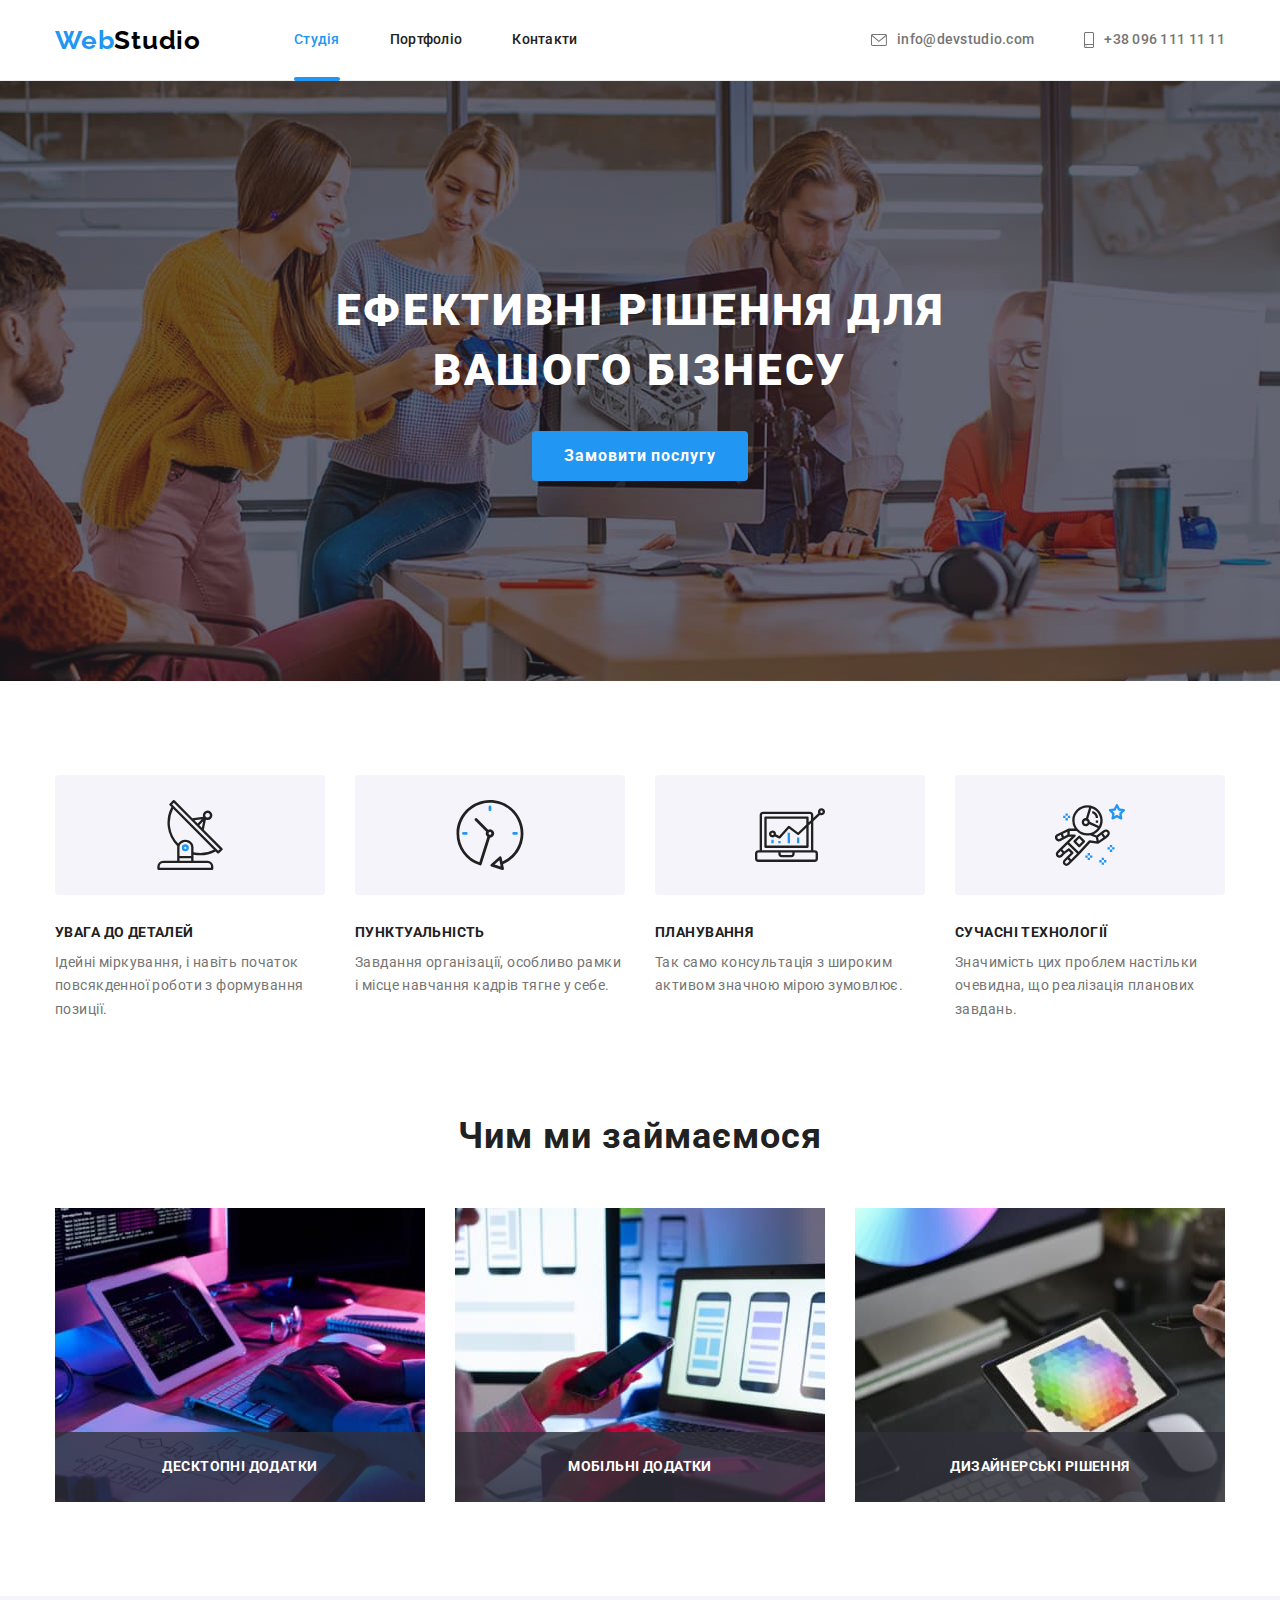
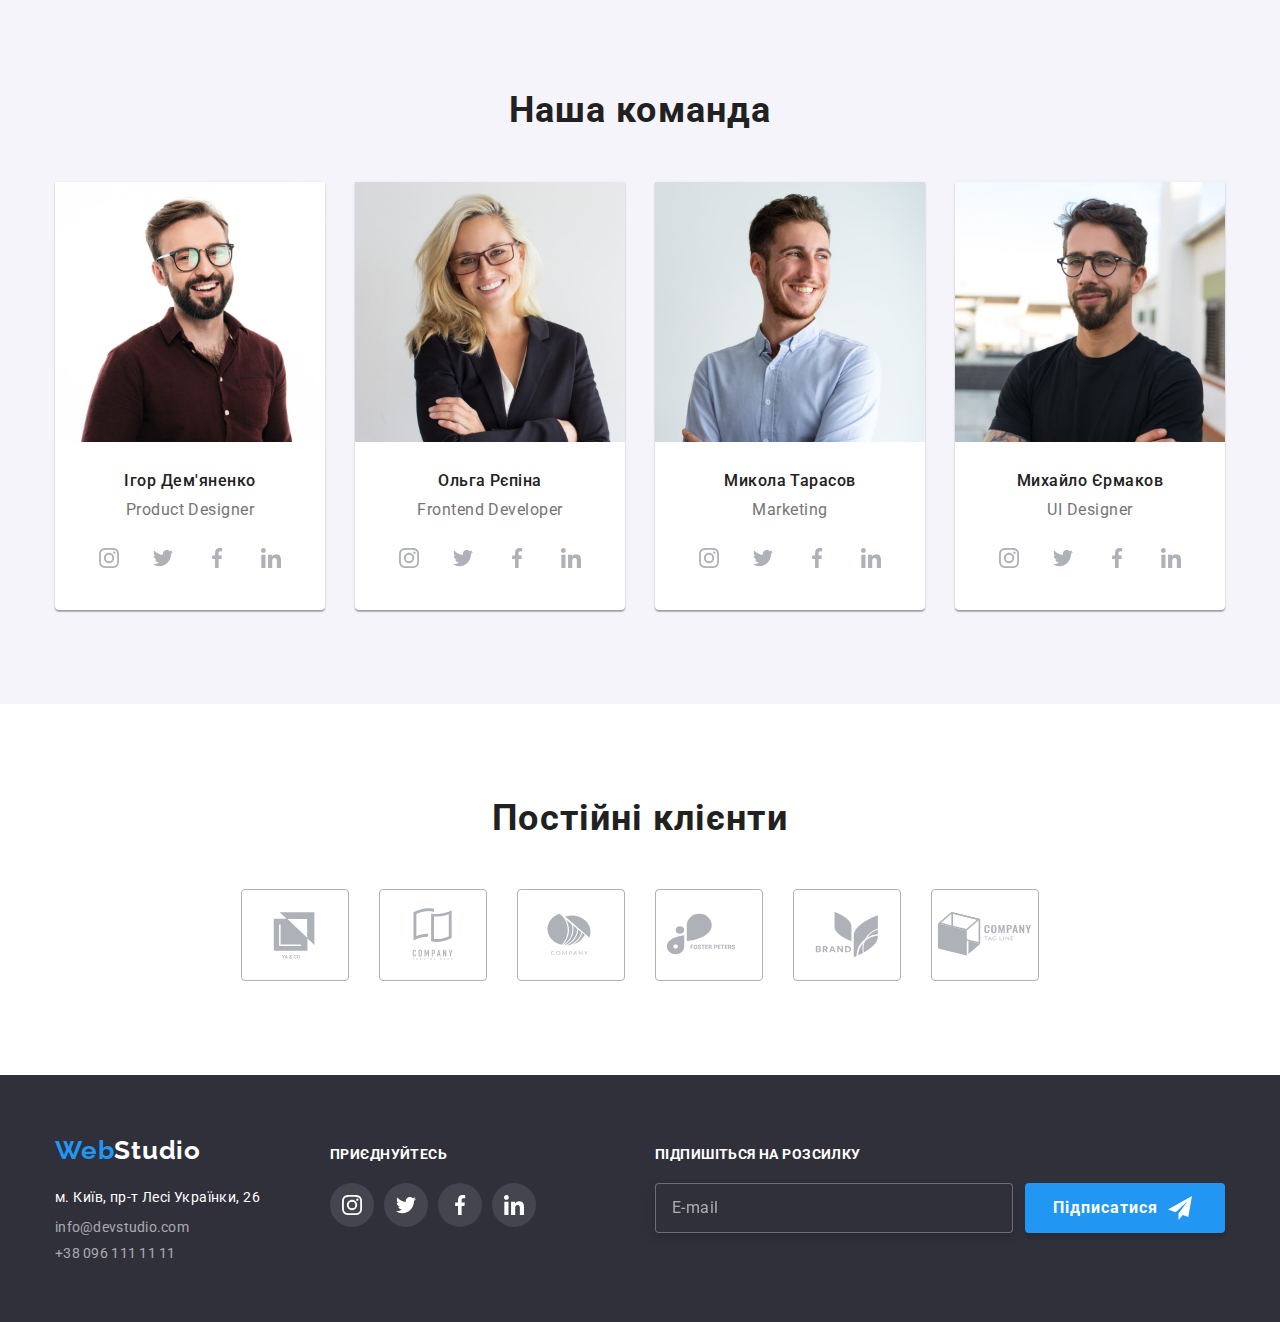
<file: index.html>
<!DOCTYPE html>
<html lang="uk">
  <head>
    <meta charset="UTF-8" />
    <meta http-equiv="X-UA-Compatible" content="IE=edge" />
    <meta name="viewport" content="width=device-width, initial-scale=1.0" />
    <title>Студія</title>
    <link rel="preconnect" href="https://fonts.googleapis.com" />
    <link rel="preconnect" href="https://fonts.gstatic.com" crossorigin />
    <link
      href="https://fonts.googleapis.com/css2?family=Raleway:wght@700&family=Roboto:wght@400;500;700;900&display=swap"
      rel="stylesheet"
    />
    <link
      rel="stylesheet"
      href="https://cdnjs.cloudflare.com/ajax/libs/modern-normalize/1.1.0/modern-normalize.min.css"
    />
    <link rel="stylesheet" href="./css/styles.css" />
  </head>
  <body class="page">
    <header class="page-header">
      <div class="container">
        <div class="header-container">
          <nav class="header-nav">
            <a href="./index.html" class="logo link">Web<span class="logo-black">Studio</span></a>
            <ul class="site-nav list">
              <li class="site-nav-item">
                <a href="./index.html" class="site-nav-link current">Студія</a>
              </li>
              <li class="site-nav-item">
                <a href="./portfolio.html" class="site-nav-link">Портфоліо</a>
              </li>
              <li class="site-nav-item">
                <a href="" class="site-nav-link">Контакти</a>
              </li>
            </ul>
          </nav>
          <ul class="contact list">
            <li class="contact-item">
              <a href="mailto:info@devstudio.com" class="contact-link">
                <svg class="contact-icon" width="16px" height="12px">
                  <use href="./images/icons.svg#icon-envelope"></use>
                </svg>
                info@devstudio.com
              </a>
            </li>
            <li class="contact-item">
              <a href="tel:+380961111111" class="contact-link">
                <svg class="contact-icon" width="10px" height="16px">
                  <use href="./images/icons.svg#icon-smartphone"></use>
                </svg>
                +38 096 111 11 11</a
              >
            </li>
          </ul>
        </div>
      </div>
    </header>
    <main>
      <section class="section-hero">
        <div class="container">
          <h1 class="hero-title">Ефективні рішення для вашого бізнесу</h1>
          <button type="button" class="button-primary" data-modal-open>Замовити послугу</button>
        </div>
      </section>
      <section class="section">
        <div class="container">
          <h2 class="visually-hidden">Наші переваги</h2>
          <ul class="list preferecces-list">
            <li class="preferences-item">
              <div class="preferences-item-img">
                <svg width="70" height="70">
                  <use href="./images/icons.svg#icon-antenna"></use>
                </svg>
              </div>
              <h3 class="preferences-title">Увага до деталей</h3>
              <p class="preferences-text">
                Ідейні міркування, і навіть початок повсякденної роботи з формування позиції.
              </p>
            </li>
            <li class="preferences-item">
              <div class="preferences-item-img">
                <svg width="70" height="70">
                  <use href="./images/icons.svg#icon-clock"></use>
                </svg>
              </div>
              <h3 class="preferences-title">Пунктуальність</h3>
              <p class="preferences-text">
                Завдання організації, особливо рамки і місце навчання кадрів тягне у себе.
              </p>
            </li>
            <li class="preferences-item">
              <div class="preferences-item-img">
                <svg width="70" height="70">
                  <use href="./images/icons.svg#icon-diagram"></use>
                </svg>
              </div>
              <h3 class="preferences-title">Планування</h3>
              <p class="preferences-text">
                Так само консультація з широким активом значною мірою зумовлює.
              </p>
            </li>
            <li class="preferences-item">
              <div class="preferences-item-img">
                <svg width="70" height="70">
                  <use href="./images/icons.svg#icon-astronaut"></use>
                </svg>
              </div>
              <h3 class="preferences-title">Сучасні технології</h3>
              <p class="preferences-text">
                Значимість цих проблем настільки очевидна, що реалізація планових завдань.
              </p>
            </li>
          </ul>
        </div>
      </section>
      <section class="section section-work">
        <div class="container">
          <h2 class="work-header">Чим ми займаємося</h2>
          <ul class="list list-work">
            <li class="work-item">
              <h3 class="work-item-title">Десктопні додатки</h3>
              <img
                src="./images/writting_code.jpg"
                alt="Руки друкують код на клавіатурі з планшетом"
                width="370"
              />
            </li>
            <li class="work-item">
              <h3 class="work-item-title">Мобільні додатки</h3>
              <img
                src="./images/design_layout.jpg"
                alt="Вибір дизайну макета для смартфона"
                width="370"
              />
            </li>
            <li class="work-item">
              <h3 class="work-item-title">Дизайнерські рішення</h3>
              <img src="./images/color_choice.jpg" alt="Вибір кольору на планшеті" width="370" />
            </li>
          </ul>
        </div>
      </section>
      <section class="section section-team">
        <div class="container">
          <h2 class="team-header">Наша команда</h2>
          <ul class="list team-list">
            <li class="team-item">
              <img
                class="image-team"
                src="./images/product_designer.jpg"
                alt="Дизайнер продукту"
                width="270"
              />
              <div class="team-content">
                <h3 class="team-title">Ігор Дем'яненко</h3>
                <p class="team-text" lang="en">Product Designer</p>
                <ul class="list team-social-list">
                  <li class="team-social-item">
                    <a class="link team-social-link" href=""
                      ><svg width="20" height="20">
                        <use href="./images/icons.svg#icon-instagram"></use>
                      </svg>
                    </a>
                  </li>
                  <li class="team-social-item">
                    <a class="link team-social-link" href="">
                      <svg width="20" height="20">
                        <use href="./images/icons.svg#icon-twitter"></use>
                      </svg>
                    </a>
                  </li>
                  <li class="team-social-item">
                    <a class="link team-social-link" href="">
                      <svg width="20" height="20">
                        <use href="./images/icons.svg#icon-facebook"></use>
                      </svg>
                    </a>
                  </li>
                  <li class="team-social-item">
                    <a class="link team-social-link" href="">
                      <svg width="20" height="20">
                        <use href="./images/icons.svg#icon-linkedin"></use>
                      </svg>
                    </a>
                  </li>
                </ul>
              </div>
            </li>
            <li class="team-item">
              <img
                class="image-team"
                src="./images/frontend_developer.jpg"
                alt="Фронтенд розробник"
                width="270"
              />
              <div class="team-content">
                <h3 class="team-title">Ольга Рєпіна</h3>
                <p class="team-text" lang="en">Frontend Developer</p>
                <ul class="list team-social-list">
                  <li class="team-social-item">
                    <a class="link team-social-link" href=""
                      ><svg width="20" height="20">
                        <use href="./images/icons.svg#icon-instagram"></use>
                      </svg>
                    </a>
                  </li>
                  <li class="team-social-item">
                    <a class="link team-social-link" href="">
                      <svg width="20" height="20">
                        <use href="./images/icons.svg#icon-twitter"></use>
                      </svg>
                    </a>
                  </li>
                  <li class="team-social-item">
                    <a class="link team-social-link" href="">
                      <svg width="20" height="20">
                        <use href="./images/icons.svg#icon-facebook"></use>
                      </svg>
                    </a>
                  </li>
                  <li class="team-social-item">
                    <a class="link team-social-link" href="">
                      <svg width="20" height="20">
                        <use href="./images/icons.svg#icon-linkedin"></use>
                      </svg>
                    </a>
                  </li>
                </ul>
              </div>
            </li>
            <li class="team-item">
              <img class="image-team" src="./images/marketing.jpg" alt="Маркетолог" width="270" />
              <div class="team-content">
                <h3 class="team-title">Микола Тарасов</h3>
                <p class="team-text" lang="en">Marketing</p>
                <ul class="list team-social-list">
                  <li class="team-social-item">
                    <a class="link team-social-link" href=""
                      ><svg width="20" height="20">
                        <use href="./images/icons.svg#icon-instagram"></use>
                      </svg>
                    </a>
                  </li>
                  <li class="team-social-item">
                    <a class="link team-social-link" href="">
                      <svg width="20" height="20">
                        <use href="./images/icons.svg#icon-twitter"></use>
                      </svg>
                    </a>
                  </li>
                  <li class="team-social-item">
                    <a class="link team-social-link" href="">
                      <svg width="20" height="20">
                        <use href="./images/icons.svg#icon-facebook"></use>
                      </svg>
                    </a>
                  </li>
                  <li class="team-social-item">
                    <a class="link team-social-link" href="">
                      <svg width="20" height="20">
                        <use href="./images/icons.svg#icon-linkedin"></use>
                      </svg>
                    </a>
                  </li>
                </ul>
              </div>
            </li>
            <li class="team-item">
              <img
                class="image-team"
                src="./images/ui_designer.jpg"
                alt="дизайнер інтерфейсу"
                width="270"
              />
              <div class="team-content">
                <h3 class="team-title">Михайло Єрмаков</h3>
                <p class="team-text" lang="en">UI Designer</p>
                <ul class="list team-social-list">
                  <li class="team-social-item">
                    <a class="link team-social-link" href=""
                      ><svg width="20" height="20">
                        <use href="./images/icons.svg#icon-instagram"></use>
                      </svg>
                    </a>
                  </li>
                  <li class="team-social-item">
                    <a class="link team-social-link" href="">
                      <svg width="20" height="20">
                        <use href="./images/icons.svg#icon-twitter"></use>
                      </svg>
                    </a>
                  </li>
                  <li class="team-social-item">
                    <a class="link team-social-link" href="">
                      <svg width="20" height="20">
                        <use href="./images/icons.svg#icon-facebook"></use>
                      </svg>
                    </a>
                  </li>
                  <li class="team-social-item">
                    <a class="link team-social-link" href="">
                      <svg width="20" height="20">
                        <use href="./images/icons.svg#icon-linkedin"></use>
                      </svg>
                    </a>
                  </li>
                </ul>
              </div>
            </li>
          </ul>
        </div>
      </section>
      <section class="section">
        <div class="container">
          <h2 class="clients-header">Постійні клієнти</h2>
          <ul class="list list-clients">
            <li class="item-clients">
              <a class="link link-clients" href="">
                <svg width="106" height="60">
                  <use href="./images/icons.svg#icon-logo-yaco"></use>
                </svg>
              </a>
            </li>
            <li class="item-clients">
              <a class="link link-clients" href="">
                <svg width="106" height="60">
                  <use href="./images/icons.svg#icon-logo-tag-line-here"></use>
                </svg>
              </a>
            </li>
            <li class="item-clients">
              <a class="link link-clients" href="">
                <svg width="106" height="60">
                  <use href="./images/icons.svg#icon-logo-company"></use>
                </svg>
              </a>
            </li>
            <li class="item-clients">
              <a class="link link-clients" href="">
                <svg width="106" height="60">
                  <use href="./images/icons.svg#icon-logo-foster-peters"></use>
                </svg>
              </a>
            </li>
            <li class="item-clients">
              <a class="link link-clients" href="">
                <svg width="106" height="60">
                  <use href="./images/icons.svg#icon-logo-brand"></use>
                </svg>
              </a>
            </li>
            <li class="item-clients">
              <a class="link link-clients" href="">
                <svg width="106" height="60">
                  <use href="./images/icons.svg#icon-logo-tag-line"></use>
                </svg>
              </a>
            </li>
          </ul>
        </div>
      </section>
    </main>

    <footer class="footer">
      <div class="container footer-container">
        <div class="footer-contact">
          <a href="./index.html" class="logo link logo-footer"
            >Web<span class="logo-white">Studio</span></a
          >
          <address>
            <ul class="list-address">
              <li class="list-address-item">
                <a
                  href="https://bit.ly/3xHQmJ1"
                  target="_blank"
                  rel="noopener noreferrer nofollow"
                  class="address-link"
                  >м. Київ, пр-т Лесі Українки, 26</a
                >
              </li>
              <li class="list-address-item">
                <a href="mailto:info@devstudio.com" class="contact-link-footer"
                  >info@devstudio.com</a
                >
              </li>
              <li class="list-address-item">
                <a href="tel:+380961111111" class="contact-link-footer">+38 096 111 11 11</a>
              </li>
            </ul>
          </address>
        </div>
        <div class="footer-social">
          <p class="footer-header">Приєднуйтесь</p>
          <ul class="list footer-social-list">
            <li class="footer-social-item">
              <a class="link footer-social-link" href=""
                ><svg width="20" height="20">
                  <use href="./images/icons.svg#icon-instagram"></use>
                </svg>
              </a>
            </li>
            <li class="footer-social-item">
              <a class="link footer-social-link" href="">
                <svg width="20" height="20">
                  <use href="./images/icons.svg#icon-twitter"></use>
                </svg>
              </a>
            </li>
            <li class="footer-social-item">
              <a class="link footer-social-link" href="">
                <svg width="20" height="20">
                  <use href="./images/icons.svg#icon-facebook"></use>
                </svg>
              </a>
            </li>
            <li class="footer-social-item">
              <a class="link footer-social-link" href="">
                <svg width="20" height="20">
                  <use href="./images/icons.svg#icon-linkedin"></use>
                </svg>
              </a>
            </li>
          </ul>
        </div>
        <div class="footer-form">
          <p class="footer-form-header">Підпишіться на розсилку</p>
          <form class="footer-form-mail" name="footer-form">
            <input
              class="footer-form-input"
              id="email-name"
              type="email"
              name="email-name"
              placeholder="E-mail"
            />
            <button class="footer-form-button" type="submit">
              Підписатися
              <svg class="icon-footer-form-button" width="24" height="24">
                <use href="./images/icons.svg#icon-send"></use>
              </svg>
            </button>
          </form>
        </div>
      </div>
    </footer>
    <!-- modal -->
    <div class="backdrop is-hidden" data-modal>
      <div class="modal">
        <div class="button-close-style">
          <button type="button" class="button-close" data-modal-close>
            <svg width="11" height="11">
              <use href="./images/icons.svg#icon-close"></use>
            </svg>
          </button>
        </div>
        <h2 class="header-contact-form">Залиште свої дані, ми вам передзвонимо</h2>
        <form name="contact-form">
          <label class="form-label" for="person-name">Ім'я</label>
          <div class="form-control">
            <input class="form-input" id="person-name" type="text" name="person-name" />
            <svg class="form-icon" width="18" height="18">
              <use href="./images/icons.svg#icon-person"></use>
            </svg>
          </div>

          <label class="form-label" for="person-phone">Телефон</label>
          <div class="form-control">
            <input class="form-input" id="person-phone" type="tel" name="person-phone" />
            <svg class="form-icon" width="18" height="18">
              <use href="./images/icons.svg#icon-phone"></use>
            </svg>
          </div>

          <label class="form-label" for="person-mail">Пошта</label>
          <div class="form-control">
            <input class="form-input" id="person-mail" type="email" name="person-mail" />
            <svg class="form-icon" width="18" height="18">
              <use href="./images/icons.svg#icon-mail"></use>
            </svg>
          </div>

          <label class="form-label" for="person-comment">Коментар</label>
          <textarea
            class="form-textarea"
            id="person-comment"
            name="person-comment"
            placeholder="Введіть текст"
          ></textarea>

          <label class="checkbox-label">
            <input
              class="checkbox-input visually-hidden"
              type="checkbox"
              name="accept"
              value="accept"
            />
            <svg class="checkbox-icon" width="16" height="15">
              <use href="./images/icons.svg#icon-check"></use>
            </svg>
            Погоджуюся з розсилкою та приймаю
            <a class="link checkbox-label-link" href="#">Умови договору</a>
          </label>
          <button class="form-button" type="submit">Відправити</button>
        </form>
      </div>
    </div>
    <script src="./js/modal.js"></script>
  </body>
</html>
</file>
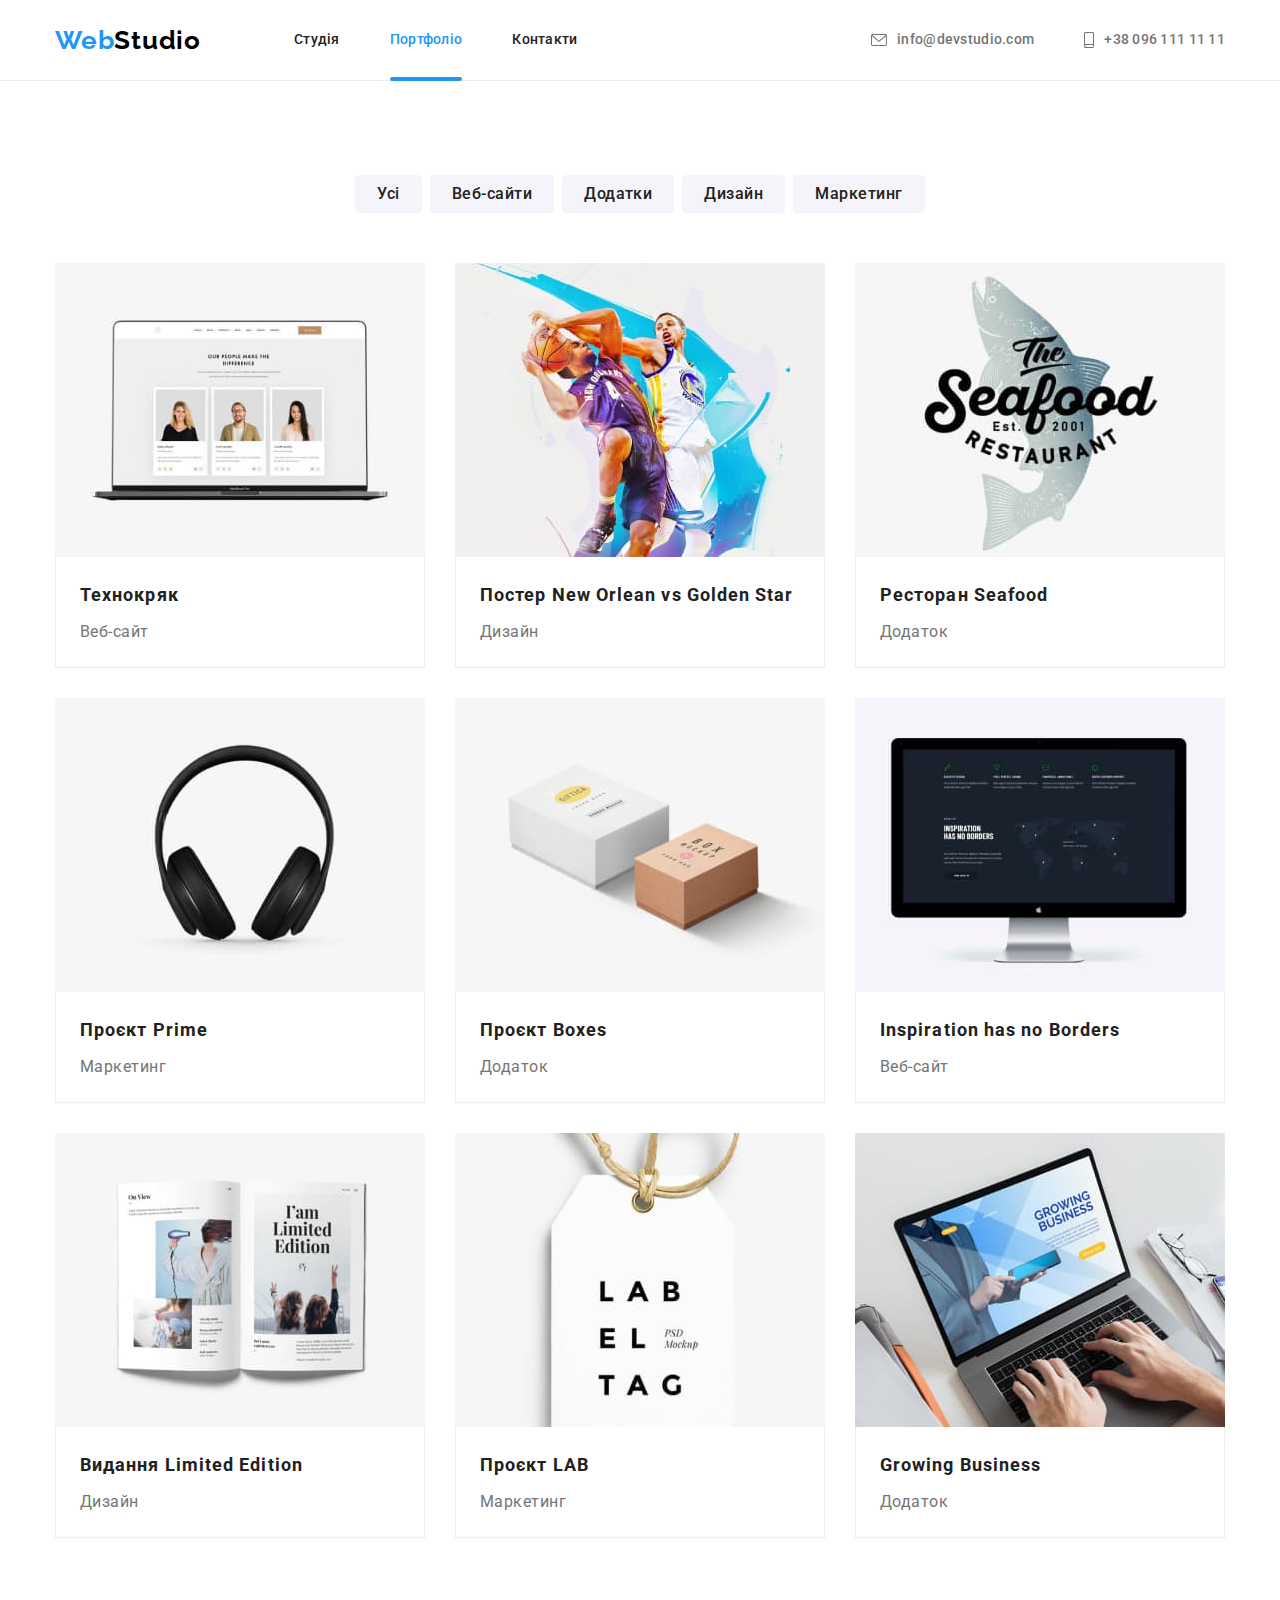
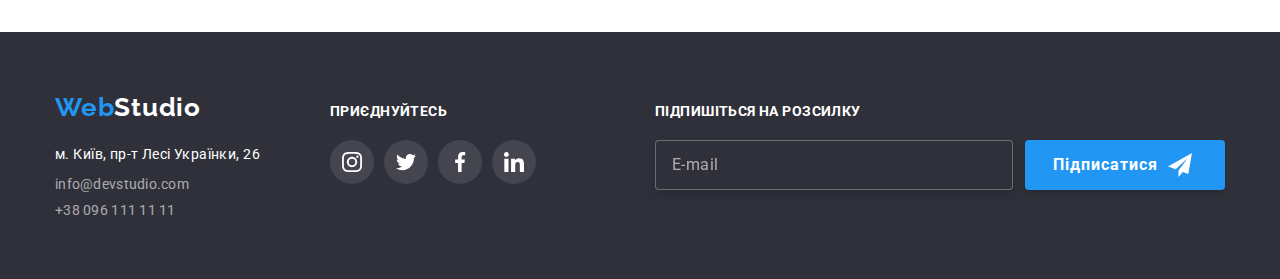
<file: portfolio.html>
<!DOCTYPE html>
<html lang="uk">
  <head>
    <meta charset="UTF-8" />
    <meta http-equiv="X-UA-Compatible" content="IE=edge" />
    <meta name="viewport" content="width=device-width, initial-scale=1.0" />
    <title>Студія</title>
    <link rel="preconnect" href="https://fonts.googleapis.com" />
    <link rel="preconnect" href="https://fonts.gstatic.com" crossorigin />
    <link
      href="https://fonts.googleapis.com/css2?family=Raleway:wght@700&family=Roboto:wght@400;500;700;900&display=swap"
      rel="stylesheet"
    />
    <link
      rel="stylesheet"
      href="https://cdnjs.cloudflare.com/ajax/libs/modern-normalize/1.1.0/modern-normalize.min.css"
    />
    <link rel="stylesheet" href="./css/styles.css" />
  </head>
  <body class="page">
    <header class="page-header">
      <div class="container">
        <div class="header-container">
          <nav class="header-nav">
            <a href="./index.html" class="logo link">Web<span class="logo-black">Studio</span></a>
            <ul class="site-nav list">
              <li class="site-nav-item">
                <a href="./index.html" class="site-nav-link">Студія</a>
              </li>
              <li class="site-nav-item">
                <a href="./portfolio.html" class="site-nav-link current">Портфоліо</a>
              </li>
              <li class="site-nav-item">
                <a href="" class="site-nav-link">Контакти</a>
              </li>
            </ul>
          </nav>
          <ul class="contact list">
            <li class="contact-item">
              <a href="mailto:info@devstudio.com" class="contact-link">
                <svg class="contact-icon" width="16px" height="12px">
                  <use href="./images/icons.svg#icon-envelope"></use>
                </svg>
                info@devstudio.com
              </a>
            </li>
            <li class="contact-item">
              <a href="tel:+380961111111" class="contact-link">
                <svg class="contact-icon" width="10px" height="16px">
                  <use href="./images/icons.svg#icon-smartphone"></use>
                </svg>
                +38 096 111 11 11</a
              >
            </li>
          </ul>
        </div>
      </div>
    </header>
    <main>
      <section class="section">
        <div class="container">
          <h1 class="visually-hidden">Портфоліо</h1>
          <ul class="list button-list">
            <li>
              <button class="button-item" type="button">Усі</button>
            </li>
            <li>
              <button class="button-item" type="button">Веб-сайти</button>
            </li>
            <li>
              <button class="button-item" type="button">Додатки</button>
            </li>
            <li>
              <button class="button-item" type="button">Дизайн</button>
            </li>
            <li>
              <button class="button-item" type="button">Маркетинг</button>
            </li>
          </ul>
          <ul class="list portfolio-list">
            <li class="portfolio-item">
              <a class="link portfolio-link" href="">
                <div class="card-thumb">
                  <img
                    src="./images/portfolio/tekhnokryak.jpg"
                    alt="Веб-сайт зображений на екрані ноутбука"
                    width="370"
                  />
                  <div class="card-overlay">
                    <p class="card-description">
                      Ресурс пропонує комплексні пропозиції з різним рівнем функціоналу та сервісів.
                      Все це дозволить відвідувачу отримати вичерпні відомості про компанію чи
                      приватну особу.
                    </p>
                  </div>
                </div>
                <div class="portfolio-content">
                  <h2 class="portfolio-title">Технокряк</h2>
                  <p class="portfolio-text">Веб-сайт</p>
                </div>
              </a>
            </li>
            <li class="portfolio-item">
              <a class="link portfolio-link" href="">
                <div class="card-thumb">
                  <img
                    src="./images/portfolio/poster.jpg"
                    alt="Два баскетболіста грають з м'ячем в баскетбол"
                    width="370"
                  />
                  <div class="card-overlay">
                    <p class="card-description">
                      Ресурс пропонує комплексні пропозиції з різним рівнем функціоналу та сервісів.
                      Все це дозволить відвідувачу отримати вичерпні відомості про компанію чи
                      приватну особу.
                    </p>
                  </div>
                </div>
                <div class="portfolio-content">
                  <h2 class="portfolio-title">Постер New Orlean vs Golden Star</h2>
                  <p class="portfolio-text">Дизайн</p>
                </div>
              </a>
            </li>
            <li class="portfolio-item">
              <a class="link portfolio-link" href="">
                <div class="card-thumb">
                  <img
                    src="./images/portfolio/seafood-restaurant.jpg"
                    alt="Логотип ресторану напис та риба на задньому фоні"
                    width="370"
                  />
                  <div class="card-overlay">
                    <p class="card-description">
                      Ресурс пропонує комплексні пропозиції з різним рівнем функціоналу та сервісів.
                      Все це дозволить відвідувачу отримати вичерпні відомості про компанію чи
                      приватну особу.
                    </p>
                  </div>
                </div>
                <div class="portfolio-content">
                  <h2 class="portfolio-title">Ресторан Seafood</h2>
                  <p class="portfolio-text">Додаток</p>
                </div>
              </a>
            </li>
            <li class="portfolio-item">
              <a class="link portfolio-link" href="">
                <div class="card-thumb">
                  <img
                    src="./images/portfolio/project-prime.jpg"
                    alt="Навушники зображені на світло-сірому фоні"
                    width="370"
                  />
                  <div class="card-overlay">
                    <p class="card-description">
                      Ресурс пропонує комплексні пропозиції з різним рівнем функціоналу та сервісів.
                      Все це дозволить відвідувачу отримати вичерпні відомості про компанію чи
                      приватну особу.
                    </p>
                  </div>
                </div>
                <div class="portfolio-content">
                  <h2 class="portfolio-title">Проєкт Prime</h2>
                  <p class="portfolio-text">Маркетинг</p>
                </div>
              </a>
            </li>
            <li class="portfolio-item">
              <a class="link portfolio-link" href="">
                <div class="card-thumb">
                  <img
                    src="./images/portfolio/project-boxes.jpg"
                    alt="Біла і бура кортобки з написами зображені на світло-сірому фоні"
                    width="370"
                  />
                  <div class="card-overlay">
                    <p class="card-description">
                      Ресурс пропонує комплексні пропозиції з різним рівнем функціоналу та сервісів.
                      Все це дозволить відвідувачу отримати вичерпні відомості про компанію чи
                      приватну особу.
                    </p>
                  </div>
                </div>
                <div class="portfolio-content">
                  <h2 class="portfolio-title">Проєкт Boxes</h2>
                  <p class="portfolio-text">Додаток</p>
                </div>
              </a>
            </li>
            <li class="portfolio-item">
              <a class="link portfolio-link" href="">
                <div class="card-thumb">
                  <img
                    src="./images/portfolio/inspiration-has-no-borders.jpg"
                    alt="На моніторі зображена карта світу і переваги проекту"
                    width="370"
                  />
                  <div class="card-overlay">
                    <p class="card-description">
                      Ресурс пропонує комплексні пропозиції з різним рівнем функціоналу та сервісів.
                      Все це дозволить відвідувачу отримати вичерпні відомості про компанію чи
                      приватну особу.
                    </p>
                  </div>
                </div>
                <div class="portfolio-content">
                  <h2 class="portfolio-title" lang="en">Inspiration has no Borders</h2>
                  <p class="portfolio-text">Веб-сайт</p>
                </div>
              </a>
            </li>
            <li class="portfolio-item">
              <a class="link portfolio-link" href="">
                <div class="card-thumb">
                  <img
                    src="./images/portfolio/limited-edition.jpg"
                    alt="Журнал в розгорнутому вигляді на світло-сірому фоні"
                    width="370"
                  />
                  <div class="card-overlay">
                    <p class="card-description">
                      Ресурс пропонує комплексні пропозиції з різним рівнем функціоналу та сервісів.
                      Все це дозволить відвідувачу отримати вичерпні відомості про компанію чи
                      приватну особу.
                    </p>
                  </div>
                </div>
                <div class="portfolio-content">
                  <h2 class="portfolio-title">Видання Limited Edition</h2>
                  <p class="portfolio-text">Дизайн</p>
                </div>
              </a>
            </li>
            <li class="portfolio-item">
              <a class="link portfolio-link" href="">
                <div class="card-thumb">
                  <img
                    src="./images/portfolio/project-lab.jpg"
                    alt="Бірка з написом зображена сірому фоні"
                    width="370"
                  />
                  <div class="card-overlay">
                    <p class="card-description">
                      Ресурс пропонує комплексні пропозиції з різним рівнем функціоналу та сервісів.
                      Все це дозволить відвідувачу отримати вичерпні відомості про компанію чи
                      приватну особу.
                    </p>
                  </div>
                </div>
                <div class="portfolio-content">
                  <h2 class="portfolio-title">Проєкт LAB</h2>
                  <p class="portfolio-text">Маркетинг</p>
                </div>
              </a>
            </li>
            <li class="portfolio-item">
              <a class="link portfolio-link" href="">
                <div class="card-thumb">
                  <img
                    src="./images/portfolio/growing-business.jpg"
                    alt="Веб-сайт на екрані ноутбука і руки на клавіатурі"
                    width="370"
                  />
                  <div class="card-overlay">
                    <p class="card-description">
                      Ресурс пропонує комплексні пропозиції з різним рівнем функціоналу та сервісів.
                      Все це дозволить відвідувачу отримати вичерпні відомості про компанію чи
                      приватну особу.
                    </p>
                  </div>
                </div>
                <div class="portfolio-content">
                  <h2 class="portfolio-title" lang="en">Growing Business</h2>
                  <p class="portfolio-text">Додаток</p>
                </div>
              </a>
            </li>
          </ul>
        </div>
      </section>
    </main>
    <footer class="footer">
      <div class="container footer-container">
        <div class="footer-contact">
          <a href="./index.html" class="logo link logo-footer"
            >Web<span class="logo-white">Studio</span></a
          >
          <address>
            <ul class="list-address">
              <li class="list-address-item">
                <a
                  href="https://bit.ly/3xHQmJ1"
                  target="_blank"
                  rel="noopener noreferrer nofollow"
                  class="address-link"
                  >м. Київ, пр-т Лесі Українки, 26</a
                >
              </li>
              <li class="list-address-item">
                <a href="mailto:info@devstudio.com" class="contact-link-footer"
                  >info@devstudio.com</a
                >
              </li>
              <li class="list-address-item">
                <a href="tel:+380961111111" class="contact-link-footer">+38 096 111 11 11</a>
              </li>
            </ul>
          </address>
        </div>
        <div class="footer-social">
          <p class="footer-header">Приєднуйтесь</p>
          <ul class="list footer-social-list">
            <li class="footer-social-item">
              <a class="link footer-social-link" href=""
                ><svg width="20" height="20">
                  <use href="./images/icons.svg#icon-instagram"></use>
                </svg>
              </a>
            </li>
            <li class="footer-social-item">
              <a class="link footer-social-link" href="">
                <svg width="20" height="20">
                  <use href="./images/icons.svg#icon-twitter"></use>
                </svg>
              </a>
            </li>
            <li class="footer-social-item">
              <a class="link footer-social-link" href="">
                <svg width="20" height="20">
                  <use href="./images/icons.svg#icon-facebook"></use>
                </svg>
              </a>
            </li>
            <li class="footer-social-item">
              <a class="link footer-social-link" href="">
                <svg width="20" height="20">
                  <use href="./images/icons.svg#icon-linkedin"></use>
                </svg>
              </a>
            </li>
          </ul>
        </div>
        <div class="footer-form">
          <p class="footer-form-header">Підпишіться на розсилку</p>
          <form class="footer-form-mail" name="footer-form">
            <input
              class="footer-form-input"
              id="email-name"
              type="email"
              name="email-name"
              placeholder="E-mail"
            />
            <button class="footer-form-button" type="submit">
              Підписатися
              <svg class="icon-footer-form-button" width="24" height="24">
                <use href="./images/icons.svg#icon-send"></use>
              </svg>
            </button>
          </form>
        </div>
      </div>
    </footer>
  </body>
</html>
</file>
<file: css/styles.css>
:root {
  --primary-background-color: #2f303a;
  --secondary-background-color: #f5f4fa;
  --primary-text-color: #757575;
  --title-text-color: #212121;
  --focus-color: #2196f3;
  --primary-white-color: #ffffff;
  --primary-black-color: #000000;
  --translucent-black-color: rgba(255, 255, 255, 0.6);
  --primary-svg-color: #afb1b8;
  --input-border: rgba(33, 33, 33, 0.2);
  --shadow-button-primary: 0px 4px 4px rgba(0, 0, 0, 0.15);
  --button-form-color-hover: #188ce8;
}
.page {
  background-color: var(--primary-white-color);
  color: var(--primary-text-color);
  font-family: 'Roboto', 'Times New Roman', sans-serif;
  font-size: 14px;
}
.list {
  list-style: none;
}
.link {
  text-decoration: none;
}
h1,
h2,
h3,
h4,
h5,
h6,
p,
ul {
  padding: 0;
  margin: 0;
}
img {
  display: block;
  max-width: 100%;
  height: auto;
}
.container {
  max-width: 1200px;
  padding: 0 15px;
  margin-left: auto;
  margin-right: auto;
}
.section {
  padding: 94px 0;
}
/* logo */
.logo {
  color: var(--focus-color);
  font-family: 'Raleway';
  font-weight: 700;
  font-size: 26px;
  line-height: 1.19;
  letter-spacing: 0.03em;
}
.logo-black {
  color: var(--primary-black-color);
}
.logo-white {
  color: var(--primary-white-color);
}
/* end Logo */
/* header */
.page-header {
  border-bottom: 1px solid #ececec;
}
.header-container {
  display: flex;
  justify-content: space-between;
  align-items: center;
}
.header-nav {
  display: flex;
  align-items: center;
  gap: 93px;
}
.site-nav {
  display: flex;
  gap: 50px;
}
.site-nav-link {
  position: relative;
  display: block;
  padding: 32px 0;

  color: var(--title-text-color);
  font-weight: 500;
  line-height: 1.14;
  letter-spacing: 0.02em;
  text-decoration: none;
  transition-property: color;
  transition-duration: 250ms;
  transition-timing-function: cubic-bezier(0.4, 0, 0.2, 1);
}
.site-nav-link:hover,
.site-nav-link:focus {
  color: var(--focus-color);
}
.site-nav-link.current {
  color: var(--focus-color);
}
.current::after {
  position: absolute;
  width: 100%;
  height: 4px;
  left: 0;
  bottom: -1px;
  background-color: currentColor;
  border-radius: 2px;
  content: '';
}
.contact {
  display: flex;
  align-items: center;
  gap: 50px;
}
.contact-link {
  display: flex;
  gap: 10px;
  padding: 32px 0;
  align-items: center;

  color: var(--primary-text-color);
  font-weight: 500;
  line-height: 1.14;
  letter-spacing: 0.02em;
  text-decoration: none;

  transition-property: color;
  transition-duration: 250ms;
  transition-timing-function: cubic-bezier(0.4, 0, 0.2, 1);
}
.contact-icon {
  fill: currentColor;
}
.contact-link:hover,
.contact-link:focus {
  color: var(--focus-color);
}
/* end header */
/* styles index.html */
.section-hero {
  background-color: var(--primary-background-color);
  margin-left: auto;
  margin-right: auto;
  padding: 200px 0;
  max-width: 1600px;
  text-align: center;
  background-image: linear-gradient(rgba(47, 48, 58, 0.4), rgba(47, 48, 58, 0.4)),
    url(../images/img-hero.jpg);
  background-repeat: no-repeat;
  background-position: center;
}
.hero-title {
  max-width: 696px;
  margin-left: auto;
  margin-right: auto;
  margin-bottom: 30px;

  color: var(--primary-white-color);
  font-weight: 900;
  font-size: 44px;
  line-height: 1.36;
  letter-spacing: 0.06em;
  text-transform: uppercase;
}
.button-primary {
  padding: 10px 32px;
  margin: 0 auto;

  color: var(--primary-white-color);
  font-family: inherit;
  font-weight: 700;
  font-size: 16px;
  line-height: 1.87;
  letter-spacing: 0.06em;
  background-color: var(--focus-color);
  cursor: pointer;
  border: 0;
  border-radius: 4px;

  transition-property: box-shadow;
  transition-duration: 250ms;
  transition-timing-function: cubic-bezier(0.4, 0, 0.2, 1);
}
.button-primary:hover,
.button-primary:focus {
  background-color: var(--focus-color);
  box-shadow: var(--shadow-button-primary);
  border-radius: 4px;
}
.preferecces-list {
  display: flex;
  flex-basis: calc((100% - 90px) / 4);
  gap: 30px;
}
.preferences-item-img {
  display: flex;
  align-items: center;
  justify-content: center;
  width: 270px;
  height: 120px;
  margin-bottom: 30px;
  background-color: var(--secondary-background-color);
  border-radius: 4px;
}
.preferences-title {
  margin-bottom: 10px;

  color: var(--title-text-color);
  font-weight: 700;
  font-size: 14px;
  line-height: 1.14;
  letter-spacing: 0.03em;
  text-transform: uppercase;
}
.preferences-text {
  line-height: 1.71;
  letter-spacing: 0.03em;
}
.section-work {
  padding-top: 0;
}
.work-header {
  margin-bottom: 50px;

  color: var(--title-text-color);
  font-weight: 700;
  font-size: 36px;
  line-height: 1.16;
  letter-spacing: 0.03em;
  text-align: center;
}
.list-work {
  display: flex;
  flex-basis: calc((100% - 60px) / 3);
  gap: 30px;
}
.work-item {
  position: relative;
}
.work-item-title {
  position: absolute;
  width: 100%;
  height: 70px;
  left: 0;
  bottom: 0;
  display: flex;
  align-items: center;
  justify-content: center;
  color: var(--primary-white-color);
  font-weight: 700;
  font-size: 14px;
  line-height: 1.14;
  letter-spacing: 0.03em;
  text-transform: uppercase;
  background-color: rgba(47, 48, 58, 0.8);
}

.section-team {
  background-color: var(--secondary-background-color);
}
.team-header {
  margin-bottom: 50px;

  color: var(--title-text-color);
  font-weight: 700;
  font-size: 36px;
  line-height: 1.16;
  letter-spacing: 0.03em;
  text-align: center;
}
.team-list {
  display: flex;
  flex-basis: calc((100% - 90px) / 4);
  gap: 30px;
}
.team-item {
  background-color: var(--primary-white-color);
  box-shadow: 0px 1px 3px rgba(0, 0, 0, 0.12), 0px 1px 1px rgba(0, 0, 0, 0.14),
    0px 2px 1px rgba(0, 0, 0, 0.2);
  border-radius: 0px 0px 4px 4px;
}
.team-content {
  padding: 30px 0;
  text-align: center;
}
.team-title {
  margin-bottom: 10px;

  color: var(--title-text-color);
  font-weight: 500;
  font-size: 16px;
  line-height: 1.18;
  letter-spacing: 0.03em;
}
.team-text {
  font-size: 16px;
  line-height: 1.18;
  letter-spacing: 0.03em;
}
.team-social-list {
  display: flex;
  align-items: center;
  justify-content: center;
  gap: 10px;
  margin-top: 16px;
}
.team-social-item {
  width: 44px;
  height: 44px;
}
.team-social-link {
  display: flex;
  align-items: center;
  justify-content: center;
  width: 100%;
  height: 100%;
  fill: var(--primary-svg-color);
  border-radius: 50%;
  transition-property: fill, background-color;
  transition-duration: 250ms;
  transition-timing-function: cubic-bezier(0.4, 0, 0.2, 1);
}
.team-social-link:hover,
.team-social-link:focus {
  fill: var(--primary-white-color);
  background-color: var(--focus-color);
}
.clients-header {
  margin-bottom: 50px;
  color: var(--title-text-color);
  font-weight: 700;
  font-size: 36px;
  line-height: 1.16;
  letter-spacing: 0.03em;
  text-align: center;
}
.list-clients {
  display: flex;
  align-items: center;
  justify-content: center;
  gap: 30px;
}
.item-clients {
  width: calc((100%-150) / 6);
  height: 92px;
}
.link-clients {
  display: flex;
  align-items: center;
  justify-content: center;
  width: 100%;
  height: 100%;
  fill: var(--primary-svg-color);
  border: 1px solid var(--primary-svg-color);
  border-radius: 4px;
  transition-property: fill, background-color, border;
  transition-duration: 250ms;
  transition-timing-function: cubic-bezier(0.4, 0, 0.2, 1);
}
.link-clients:hover,
.link-clients:focus {
  fill: var(--focus-color);
  border: 1px solid var(--focus-color);
  border-radius: 4px;
}
/* end styles index.html */
/* styles portfolio.html */
.button-list {
  display: flex;
  justify-content: center;
  gap: 8px;
  margin-bottom: 50px;
}
.button-item {
  padding: 6px 22px;

  color: var(--title-text-color);
  font-family: inherit;
  font-weight: 500;
  font-size: 16px;
  line-height: 1.62;
  letter-spacing: 0.03em;
  background-color: var(--secondary-background-color);
  cursor: pointer;
  border: 0;
  border-radius: 4px;
  transition-property: background-color, color, box-shadow;
  transition-duration: 250ms;
  transition-timing-function: cubic-bezier(0.4, 0, 0.2, 1);
}
.button-item:hover,
.button-item:focus {
  background-color: var(--focus-color);
  color: var(--primary-white-color);
  font-weight: 500;
  font-size: 16px;
  line-height: 1.62;
  letter-spacing: 0.03em;
  box-shadow: 0px 3px 1px rgba(0, 0, 0, 0.1), 0px 1px 2px rgba(0, 0, 0, 0.08),
    0px 2px 2px rgba(0, 0, 0, 0.12);
  border-radius: 4px;
}
.portfolio-list {
  display: flex;
  flex-wrap: wrap;
}

.portfolio-item {
  margin-right: 30px;
  margin-bottom: 30px;
}
.portfolio-item:nth-child(3n) {
  margin-right: 0;
}
.portfolio-item:nth-last-child(-n + 3) {
  margin-bottom: 0;
}
.portfolio-link {
  position: relative;
  transition-property: box-shadow;
  transition-duration: 250ms;
  transition-timing-function: cubic-bezier(0.4, 0, 0.2, 1);
}
.portfolio-link:hover,
.portfolio-link:focus {
  display: block;
  box-shadow: 0px 1px 1px rgba(0, 0, 0, 0.12), 0px 4px 4px rgba(0, 0, 0, 0.06),
    1px 4px 6px rgba(0, 0, 0, 0.16);
}
.card-thumb {
  position: relative;
  overflow: hidden;
}
.card-overlay {
  position: absolute;
  top: 0;
  left: 0;

  width: 100%;
  height: 100%;
  opacity: 0;
  transform: translateY(100%);
  background-color: rgba(33, 150, 243, 0.9);
  transition-property: transform, opacity;
  transition-duration: 250ms;
  transition-timing-function: cubic-bezier(0.4, 0, 0.2, 1);
}
.portfolio-link:hover .card-overlay,
.portfolio-link:focus .card-overlay {
  transform: translateY(0);
  opacity: 1;
}
.card-description {
  padding: 63px 24px;
  font-size: 18px;
  line-height: 1.56;
  letter-spacing: 0.03em;
  color: var(--primary-white-color);
}
.portfolio-content {
  padding: 20px 24px;
  border: 1px solid #eeeeee;
  border-top: none;
}
.portfolio-title {
  margin-bottom: 4px;

  color: var(--title-text-color);
  font-weight: 700;
  font-size: 18px;
  line-height: 2;
  letter-spacing: 0.06em;
}
.portfolio-text {
  color: var(--primary-text-color);
  font-size: 16px;
  line-height: 1.88;
  letter-spacing: 0.03em;
}
/* end styles portfolio.html */
/* footer */
.footer {
  background-color: var(--primary-background-color);
  padding: 60px 0;
}
.footer-container {
  display: flex;
  align-items: baseline;
}
.footer-contact {
  margin-right: 70px;
}
.list-address {
  font-style: normal;
  list-style: none;
}
.logo-footer {
  display: block;
  margin-bottom: 20px;
}
.address-link {
  color: var(--primary-white-color);
  line-height: 1.71;
  letter-spacing: 0.03em;
  text-decoration: none;
}
.list-address-item {
  margin-bottom: 9px;
}
.list-address-item:last-child {
  margin-bottom: 0;
}
.contact-link-footer {
  color: var(--translucent-black-color);
  line-height: 1.14;
  letter-spacing: 0.02em;
  text-decoration: none;
  transition-property: color;
  transition-duration: 250ms;
  transition-timing-function: cubic-bezier(0.4, 0, 0.2, 1);
}
.contact-link-footer:hover,
.contact-link-footer:focus {
  color: var(--focus-color);
}
.footer-social {
  margin-right: 93px;
  flex-grow: 1;
}
.footer-header {
  margin-bottom: 20px;

  font-weight: 700;
  font-size: 14px;
  line-height: 1.14;
  letter-spacing: 0.03em;
  text-transform: uppercase;
  color: var(--primary-white-color);
}
.footer-social-list {
  display: flex;
  align-items: center;
  gap: 10px;
}
.footer-social-item {
  width: 44px;
  height: 44px;
}
.footer-social-link {
  display: flex;
  align-items: center;
  justify-content: center;
  width: 100%;
  height: 100%;
  fill: var(--primary-white-color);
  background: rgba(255, 255, 255, 0.1);
  border-radius: 50%;
  transition-property: background-color;
  transition-duration: 250ms;
  transition-timing-function: cubic-bezier(0.4, 0, 0.2, 1);
}
.footer-social-link:hover,
.footer-social-link:focus {
  fill: var(--primary-white-color);
  background-color: var(--focus-color);
}
/* footer-form */
.footer-form-header {
  font-weight: 700;
  font-size: 14px;
  line-height: 1.14;
  letter-spacing: 0.03em;
  text-transform: uppercase;
  color: var(--primary-white-color);
  margin-bottom: 20px;
}
.footer-form-mail {
  display: flex;
  align-items: center;
  justify-content: flex-end;
  gap: 12px;
}
.footer-form-input {
  width: 358px;
  height: 50px;
  padding: 15px 16px;
  border: 1px solid rgba(255, 255, 255, 0.3);
  filter: drop-shadow(0px 4px 4px rgba(0, 0, 0, 0.15));
  border-radius: 4px;
  background-color: var(--primary-background-color);
  color: var(--primary-white-color);
}
.footer-form-input::placeholder {
  font-weight: 400;
  font-size: 16px;
  line-height: 1.25;
  letter-spacing: 0.03em;
  color: var(--translucent-black-color);
}
.footer-form-button {
  display: flex;
  align-items: center;
  gap: 10px;
  padding: 10px 28px;
  margin: 0 auto;
  width: 200px;
  height: 50px;

  box-shadow: 0px 4px 4px rgba(0, 0, 0, 0.15);
  background-color: var(--focus-color);
  cursor: pointer;
  border: 0;
  border-radius: 4px;
  color: var(--primary-white-color);
  font-family: inherit;
  font-weight: 700;
  font-size: 16px;
  line-height: 2.25;
  letter-spacing: 0.06em;
}
.icon-footer-form-button {
  fill: var(--primary-white-color);
}
/* end footer */
/* modal */
.backdrop {
  position: fixed;
  top: 0;
  left: 0;
  width: 100%;
  height: 100%;
  background-color: rgba(0, 0, 0, 0.2);
  transition-property: opacity, visibility;
  transition-duration: 250ms;
  transition-timing-function: cubic-bezier(0.4, 0, 0.2, 1);
}
.is-hidden {
  opacity: 0;
  visibility: hidden;
  pointer-events: none;
}
.modal {
  position: absolute;
  top: 50%;
  left: 50%;
  transform: translate(-50%, -50%);
  width: 528px;
  height: 581px;
  background-color: var(--primary-white-color);
  box-shadow: 0px 1px 3px rgba(0, 0, 0, 0.12), 0px 1px 1px rgba(0, 0, 0, 0.14),
    0px 2px 1px rgba(0, 0, 0, 0.2);
  border-radius: 4px;
  padding: 40px;
}
.button-close-style {
  position: absolute;
  top: 8px;
  right: 8px;
  width: 30px;
  height: 30px;
}
.button-close {
  display: flex;
  align-items: center;
  justify-content: center;
  padding: 0;
  width: 100%;
  height: 100%;
  background-color: var(--primary-white-color);
  border: 1px solid rgba(0, 0, 0, 0.1);
  border-radius: 50%;
  cursor: pointer;
  transition-property: fill;
  transition-duration: 250ms;
  transition-timing-function: cubic-bezier(0.4, 0, 0.2, 1);
}
.button-close:hover,
.button-close:focus {
  fill: var(--focus-color);
}
/* form-modal */
.header-contact-form {
  color: var(--title-text-color);
  font-weight: 700;
  font-size: 20px;
  line-height: 1.15;
  letter-spacing: 0.03em;
  text-align: center;
  margin-bottom: 12px;
}
.form-label {
  display: block;
  font-weight: 400;
  font-size: 12px;
  line-height: 1.16;
  letter-spacing: 0.01em;
  color: var(--primary-text-color);
  margin-bottom: 4px;
}
.form-control {
  position: relative;
  margin-bottom: 10px;
}
.form-input {
  width: 100%;
  height: 40px;
  border: 1px solid var(--input-border);
  border-radius: 4px;
  padding-left: 42px;
  outline: none;
  fill: var(--title-text-color);

  transition-property: border;
  transition-duration: 250ms;
  transition-timing-function: cubic-bezier(0.4, 0, 0.2, 1);
}
.form-input:focus {
  border-color: var(--focus-color);
}
.form-icon {
  position: absolute;
  top: 50%;
  left: 12px;
  transform: translateY(-50%);
  fill: var(--title-text-color);

  transition-property: fill;
  transition-duration: 250ms;
  transition-timing-function: cubic-bezier(0.4, 0, 0.2, 1);
}
.form-control:focus-within .form-icon {
  fill: var(--focus-color);
}
.form-textarea {
  display: block;
  width: 100%;
  height: 120px;
  padding: 12px 16px;
  border: 1px solid var(--input-border);
  border-radius: 4px;
  margin-bottom: 20px;
  outline: none;
  font-size: 12px;
  resize: none;
  transition-property: border;
  transition-duration: 250ms;
  transition-timing-function: cubic-bezier(0.4, 0, 0.2, 1);
}
.form-textarea::placeholder {
  font-weight: 400;
  font-size: 12px;
  line-height: 1.16;
  letter-spacing: 0.01em;
  color: rgba(117, 117, 117, 0.5);
}
.form-textarea:focus {
  border-color: var(--focus-color);
}
.visually-hidden {
  position: absolute;
  white-space: nowrap;
  width: 1px;
  height: 1px;
  overflow: hidden;
  border: 0;
  padding: 0;
  clip: rect(0 0 0 0);
  clip-path: inset(50%);
  margin: -1px;
}
.checkbox-label {
  display: flex;
  justify-content: center;
  align-items: center;
  gap: 7px;
  margin-bottom: 30px;
  font-weight: 400;
  font-size: 14px;
  line-height: 1.71;
  letter-spacing: 0.03em;
  color: var(--primary-text-color);
  fill: var(--primary-white-color);
}
.checkbox-label-link {
  color: var(--focus-color);
  text-decoration: underline;
}
.checkbox-icon {
  border: 2px solid var(--title-text-color);
  border-radius: 2px;
  transition-property: border, background-color;
  transition-duration: 250ms;
  transition-timing-function: cubic-bezier(0.4, 0, 0.2, 1);
}
.checkbox-input:checked ~ .checkbox-icon {
  background-color: var(--focus-color);
  border: none;
}
.form-button {
  display: block;
  padding: 10px 52px;
  margin: 0 auto;
  color: var(--primary-white-color);
  font-family: inherit;
  font-weight: 700;
  font-size: 16px;
  line-height: 1.87;
  letter-spacing: 0.06em;
  background-color: var(--focus-color);
  cursor: pointer;
  border: 0;
  border-radius: 4px;
  box-shadow: var(--shadow-button-primary);
  transition-property: background-color;
  transition-duration: 250ms;
  transition-timing-function: cubic-bezier(0.4, 0, 0.2, 1);
}
.form-button:hover,
.form-button:focus {
  background-color: var(--button-form-color-hover);
}
</file>
